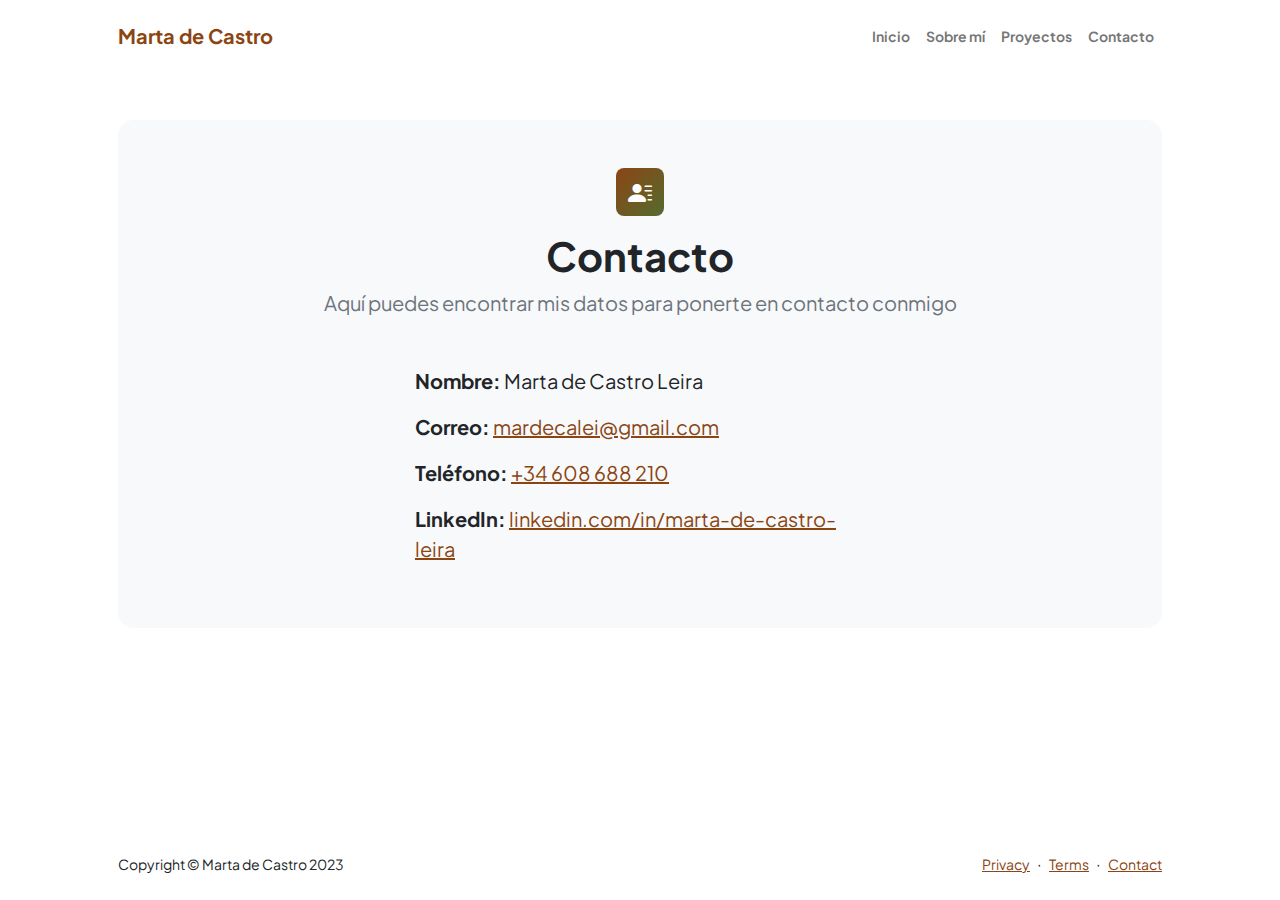
<file: contact.html>
<!DOCTYPE html>
<html lang="en">
    <head>
        <meta charset="utf-8" />
        <meta name="viewport" content="width=device-width, initial-scale=1, shrink-to-fit=no" />
        <meta name="description" content />
        <meta name="author" content />
        <title>Modern Business - Start Bootstrap Template</title>
        <!-- Favicon-->
        <link rel="icon" type="image/x-icon" href="assets/favicon.ico" />
        <!-- Custom Google font-->
        <link rel="preconnect" href="https://fonts.googleapis.com" />
        <link rel="preconnect" href="https://fonts.gstatic.com" crossorigin />
        <link href="https://fonts.googleapis.com/css2?family=Plus+Jakarta+Sans:wght@100;200;300;400;500;600;700;800;900&amp;display=swap" rel="stylesheet" />
        <!-- Bootstrap icons-->
        <link href="https://cdn.jsdelivr.net/npm/bootstrap-icons@1.8.1/font/bootstrap-icons.css" rel="stylesheet" />
        <!-- Core theme CSS (includes Bootstrap)-->
        <link href="css/styles.css" rel="stylesheet" />
    </head>
    <body class="d-flex flex-column">
        <main class="flex-shrink-0">
            <!-- Navigation-->
            <nav class="navbar navbar-expand-lg navbar-light bg-white py-3">
                <div class="container px-5">
                    <a class="navbar-brand" href="index.html"><span class="fw-bolder text-primary">Marta de Castro</span></a>
                    <button class="navbar-toggler" type="button" data-bs-toggle="collapse" data-bs-target="#navbarSupportedContent" aria-controls="navbarSupportedContent" aria-expanded="false" aria-label="Toggle navigation"><span class="navbar-toggler-icon"></span></button>
                    <div class="collapse navbar-collapse" id="navbarSupportedContent">
                        <ul class="navbar-nav ms-auto mb-2 mb-lg-0 small fw-bolder">
                            <li class="nav-item"><a class="nav-link" href="index.html">Inicio</a></li>
                            <li class="nav-item"><a class="nav-link" href="resume.html">Sobre mí</a></li>
                            <li class="nav-item"><a class="nav-link" href="projects.html">Proyectos</a></li>
                            <li class="nav-item"><a class="nav-link" href="contact.html">Contacto</a></li>
                        </ul>
                    </div>
                </div>
            </nav>
            <!-- Page content-->
            <section class="py-5">
                <div class="container px-5">
                    <div class="bg-light rounded-4 py-5 px-4 px-md-5 text-center">
                        <div class="text-center mb-5">
                            <div class="feature bg-primary bg-gradient-primary-to-secondary text-white rounded-3 mb-3">
                                <i class="bi bi-person-lines-fill"></i>
                            </div>
                            <h1 class="fw-bolder">Contacto</h1>
                            <p class="lead fw-normal text-muted mb-0">Aquí puedes encontrar mis datos para ponerte en contacto conmigo</p>
                        </div>
                        <div class="row gx-5 justify-content-center">
                            <div class="col-lg-8 col-xl-6 text-start">
                                <ul class="list-unstyled fs-5">
                                    <li class="mb-3"><strong>Nombre:</strong> Marta de Castro Leira</li>
                                    <li class="mb-3"><strong>Correo:</strong> <a href="mailto:mardecalei@gmail.com">mardecalei@gmail.com</a></li>
                                    <li class="mb-3"><strong>Teléfono:</strong> <a href="tel:+34608688210">+34 608 688 210</a></li>
                                    <li class="mb-3"><strong>LinkedIn:</strong> <a href="https://www.linkedin.com/in/marta-de-castro-leira-a47bb9379/" target="_blank">linkedin.com/in/marta-de-castro-leira</a></li>
                                </ul>
                            </div>
                        </div>
                    </div>
                </div>
            </section>
        </main>
        <!-- Footer-->
        <footer class="bg-white py-4 mt-auto">
            <div class="container px-5">
                <div class="row align-items-center justify-content-between flex-column flex-sm-row">
                    <div class="col-auto"><div class="small m-0">Copyright &copy; Marta de Castro 2023</div></div>
                    <div class="col-auto">
                        <a class="small" href="#!">Privacy</a>
                        <span class="mx-1">&middot;</span>
                        <a class="small" href="#!">Terms</a>
                        <span class="mx-1">&middot;</span>
                        <a class="small" href="#!">Contact</a>
                    </div>
                </div>
            </div>
        </footer>
        <!-- Bootstrap core JS-->
        <script src="https://cdn.jsdelivr.net/npm/bootstrap@5.2.3/dist/js/bootstrap.bundle.min.js"></script>
        <!-- Core theme JS-->
        <script src="js/scripts.js"></script>
    </body>
</html>
</file>
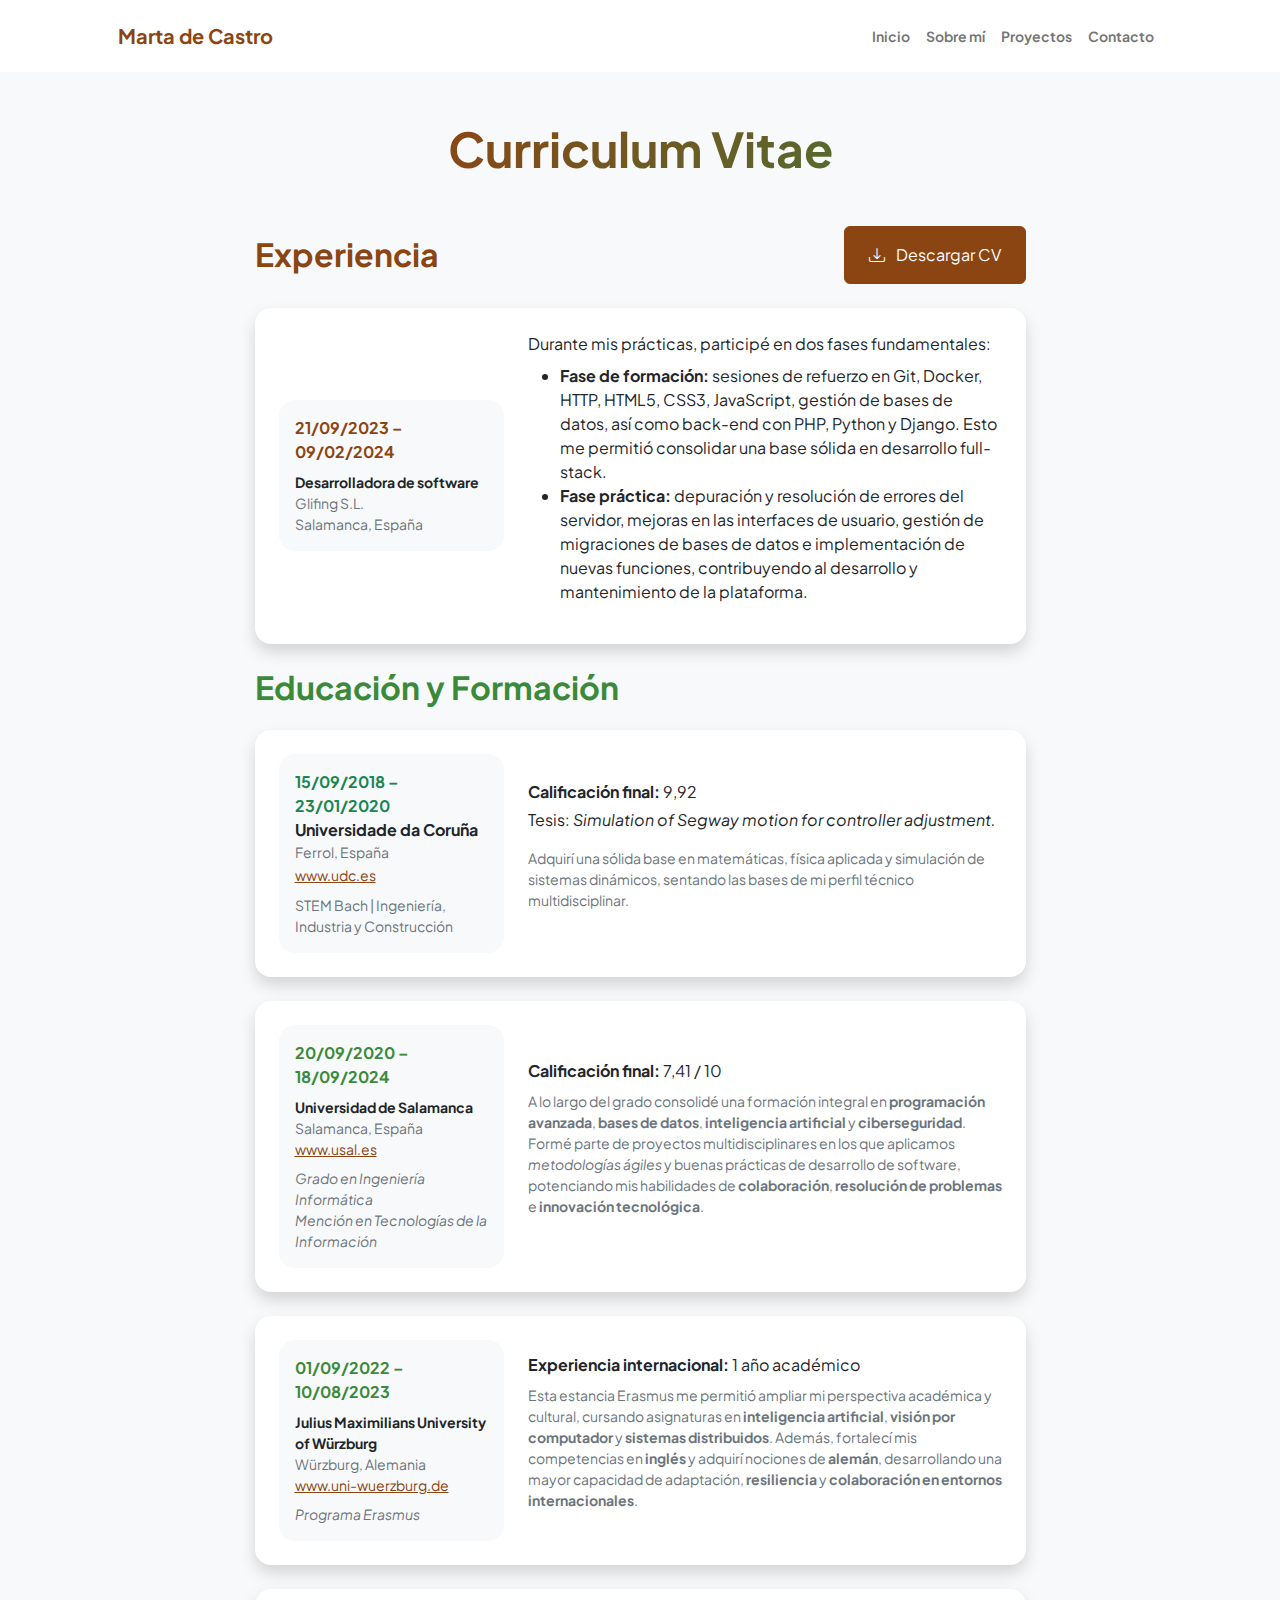
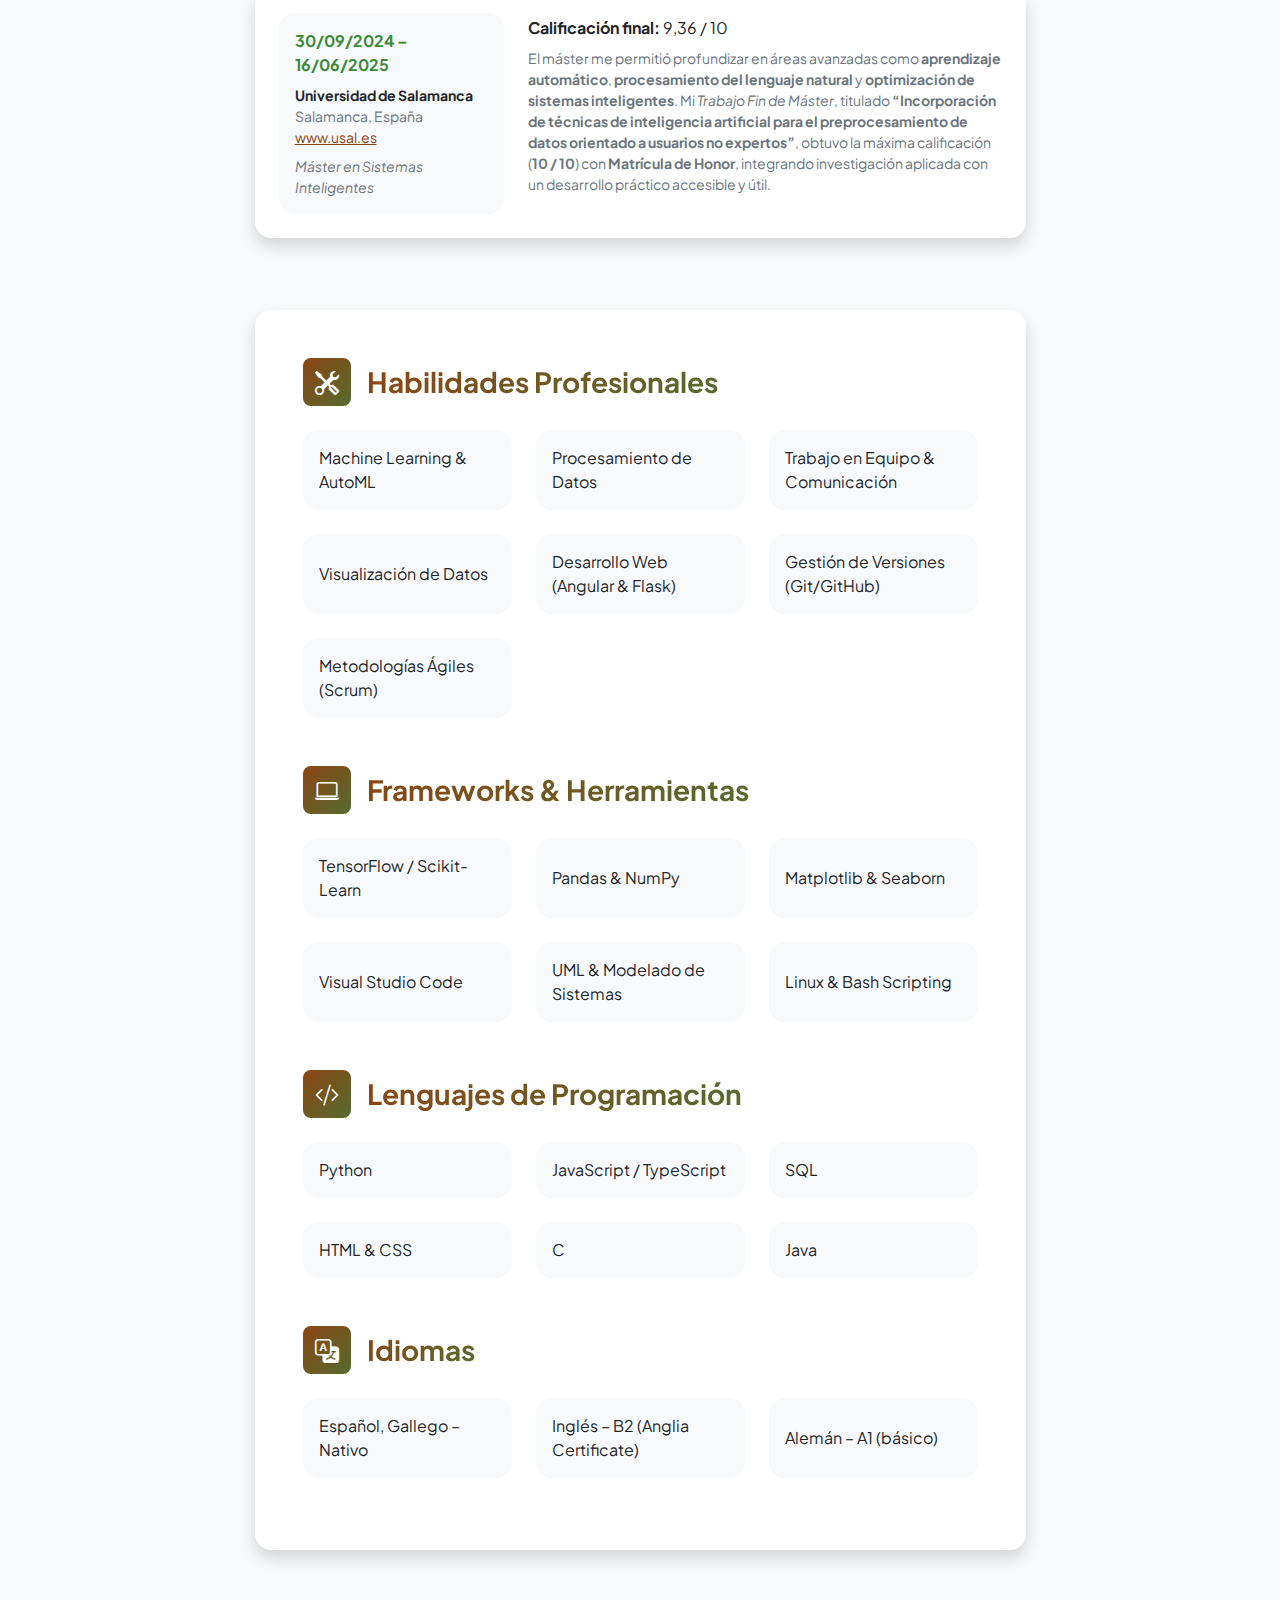
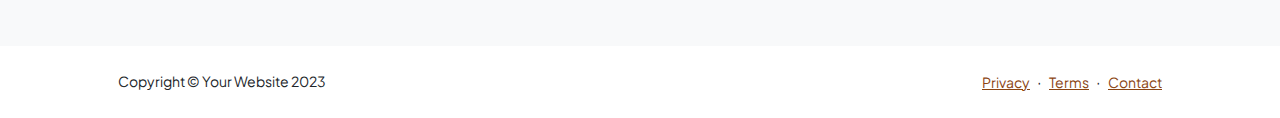
<file: resume.html>
<!DOCTYPE html>
<html lang="en">
    <head>
        <meta charset="utf-8" />
        <meta name="viewport" content="width=device-width, initial-scale=1, shrink-to-fit=no" />
        <meta name="description" content="" />
        <meta name="author" content="" />
        <title>Personal - Start Bootstrap Template</title>
        <!-- Favicon-->
        <link rel="icon" type="image/x-icon" href="assets/favicon.ico" />
        <!-- Custom Google font-->
        <link rel="preconnect" href="https://fonts.googleapis.com" />
        <link rel="preconnect" href="https://fonts.gstatic.com" crossorigin />
        <link href="https://fonts.googleapis.com/css2?family=Plus+Jakarta+Sans:wght@100;200;300;400;500;600;700;800;900&amp;display=swap" rel="stylesheet" />
        <!-- Bootstrap icons-->
        <link href="https://cdn.jsdelivr.net/npm/bootstrap-icons@1.8.1/font/bootstrap-icons.css" rel="stylesheet" />
        <!-- Core theme CSS (includes Bootstrap)-->
        <link href="css/styles.css" rel="stylesheet" />
    </head>
    <body class="d-flex flex-column h-100 bg-light">
        <main class="flex-shrink-0">
            <!-- Navigation-->
            <nav class="navbar navbar-expand-lg navbar-light bg-white py-3">
                <div class="container px-5">
                    <a class="navbar-brand" href="index.html"><span class="fw-bolder text-primary">Marta de Castro</span></a>
                    <button class="navbar-toggler" type="button" data-bs-toggle="collapse" data-bs-target="#navbarSupportedContent" aria-controls="navbarSupportedContent" aria-expanded="false" aria-label="Toggle navigation"><span class="navbar-toggler-icon"></span></button>
                    <div class="collapse navbar-collapse" id="navbarSupportedContent">
                        <ul class="navbar-nav ms-auto mb-2 mb-lg-0 small fw-bolder">
                            <li class="nav-item"><a class="nav-link" href="index.html">Inicio</a></li>
                            <li class="nav-item"><a class="nav-link" href="resume.html">Sobre mí</a></li>
                            <li class="nav-item"><a class="nav-link" href="projects.html">Proyectos</a></li>
                            <li class="nav-item"><a class="nav-link" href="contact.html">Contacto</a></li>
                        </ul>
                    </div>
                </div>
            </nav>
            <!-- Page Content-->
            <div class="container px-5 my-5">
                <div class="text-center mb-5">
                    <h1 class="display-5 fw-bolder mb-0"><span class="text-gradient d-inline">Curriculum Vitae</span></h1>
                </div>
                <div class="row gx-5 justify-content-center">
                    <div class="col-lg-11 col-xl-9 col-xxl-8">
                        <!-- Experience Section-->
                        <section>
                            <div class="d-flex align-items-center justify-content-between mb-4">
                                <h2 class="text-primary fw-bolder mb-0">Experiencia</h2>
                                <!-- Download resume button-->
                                <!-- Note: Set the link href target to a PDF file within your project-->
                                <a class="btn btn-primary px-4 py-3" href="assets/cv_MartaDeCastro.pdf" download="cv_marta.pdf">
                                    <div class="d-inline-block bi bi-download me-2"></div>
                                    Descargar CV
                                </a>

                            </div>
                            <!-- Experience Card: Glifing S.L. -->
                            <div class="card shadow border-0 rounded-4 mb-4">
                                <div class="card-body p-4">
                                    <div class="row gx-4 align-items-center">
                                    <div class="col-lg-4 text-center text-lg-start mb-3 mb-lg-0">
                                        <div class="bg-light p-3 rounded-4">                                
                                                <div class="text-primary fw-bolder mb-2">21/09/2023 – 09/02/2024</div>
                                                <div class="small fw-bolder">Desarrolladora de software</div>
                                                <div class="small text-muted">Glifing S.L.</div>
                                                <div class="small text-muted">Salamanca, España</div>
                                            </div>
                                        </div>
                                        <!-- Columna derecha: descripción -->
                                        <div class="col-lg-8">
                                            <div>
                                                Durante mis prácticas, participé en dos fases fundamentales:
                                                <ul class="mt-2">
                                                    <li><strong>Fase de formación:</strong> sesiones de refuerzo en Git, Docker, HTTP, HTML5, CSS3, JavaScript, gestión de bases de datos, así como back-end con PHP, Python y Django. Esto me permitió consolidar una base sólida en desarrollo full-stack.</li>
                                                    <li><strong>Fase práctica:</strong> depuración y resolución de errores del servidor, mejoras en las interfaces de usuario, gestión de migraciones de bases de datos e implementación de nuevas funciones, contribuyendo al desarrollo y mantenimiento de la plataforma.</li>
                                                </ul>
                                            </div>
                                        </div>
                                    </div>
                                </div>
                            </div>

                        </section>
                        <!-- Education Section-->
                        <section>
                            <h2 class="text-secondary fw-bolder mb-4">Educación y Formación</h2>
                            <div class="card shadow border-0 rounded-4 mb-4">
                            <div class="card-body p-4">
                                <div class="row gx-4 align-items-center">
                                <div class="col-lg-4 text-center text-lg-start mb-3 mb-lg-0">
                                    <div class="bg-light p-3 rounded-4">
                                    <div class="text-success fw-bolder">15/09/2018 – 23/01/2020</div>
                                    <div class="fw-bold">Universidade da Coruña</div>
                                    <div class="small text-muted">Ferrol, España</div>
                                    <a href="http://www.udc.es" target="_blank" class="small">www.udc.es</a>
                                    <div class="mt-2 text-muted small">STEM Bach | Ingeniería, Industria y Construcción</div>
                                    </div>
                                </div>
                                <div class="col-lg-8">
                                    <p class="mb-1"><strong>Calificación final:</strong> 9,92</p>
                                    <p>
                                    Tesis: <em>Simulation of Segway motion for controller adjustment.</em>
                                    </p>
                                    <p class="text-muted small">
                                    Adquirí una sólida base en matemáticas, física aplicada y simulación de sistemas dinámicos,
                                    sentando las bases de mi perfil técnico multidisciplinar.
                                    </p>
                                </div>
                                </div>
                            </div>
                            </div>

                            <!-- Grado en Ingeniería Informática -->
                            <div class="card shadow border-0 rounded-4 mb-4">
                            <div class="card-body p-4">
                                <div class="row gx-4 align-items-center">
                                <div class="col-lg-4 text-center text-lg-start mb-3 mb-lg-0">
                                    <div class="bg-light p-3 rounded-4">
                                                <div class="text-secondary fw-bolder mb-2">20/09/2020 – 18/09/2024</div>
                                                <div class="mb-2">
                                                    <div class="small fw-bolder">Universidad de Salamanca</div>
                                                    <div class="small text-muted">Salamanca, España</div>
                                                    <div class="small">
                                                        <a href="https://www.usal.es" target="_blank">www.usal.es</a>
                                                    </div>
                                                </div>
                                                <div class="fst-italic">
                                                    <div class="small text-muted">Grado en Ingeniería Informática</div>
                                                    <div class="small text-muted">Mención en Tecnologías de la Información</div>
                                                </div>
                                            </div>
                                        </div>

                                        <!-- Columna derecha -->
                                        <div class="col-lg-8">
                                            <p class="mb-2"><strong>Calificación final:</strong> 7,41 / 10</p>
                                            <p class="text-muted small">
                                                A lo largo del grado consolidé una formación integral en <strong>programación avanzada</strong>, 
                                                <strong>bases de datos</strong>, <strong>inteligencia artificial</strong> y <strong>ciberseguridad</strong>. 
                                                Formé parte de proyectos multidisciplinares en los que aplicamos <em>metodologías ágiles</em> y 
                                                buenas prácticas de desarrollo de software, potenciando mis habilidades de <strong>colaboración</strong>, 
                                                <strong>resolución de problemas</strong> e <strong>innovación tecnológica</strong>.
                                            </p>
                                        </div>

                                    </div>
                                </div>
                            </div>

                            <!-- Erasmus -->
                            <div class="card shadow border-0 rounded-4 mb-4">
                            <div class="card-body p-4">
                                <div class="row gx-4 align-items-center">
                                
                                <!-- Columna izquierda -->
                                <div class="col-lg-4 text-center text-lg-start mb-3 mb-lg-0">
                                    <div class="bg-light p-3 rounded-4">
                                    <div class="text-secondary fw-bolder mb-2">01/09/2022 – 10/08/2023</div>
                                    <div class="mb-2">
                                        <div class="small fw-bolder">Julius Maximilians University of Würzburg</div>
                                        <div class="small text-muted">Würzburg, Alemania</div>
                                        <div class="small">
                                        <a href="https://www.uni-wuerzburg.de" target="_blank">www.uni-wuerzburg.de</a>
                                        </div>
                                    </div>
                                    <div class="fst-italic">
                                        <div class="small text-muted">Programa Erasmus</div>
                                    </div>
                                    </div>
                                </div>

                                <!-- Columna derecha -->
                                <div class="col-lg-8">
                                    <p class="mb-2"><strong>Experiencia internacional:</strong> 1 año académico</p>
                                    <p class="text-muted small">
                                    Esta estancia Erasmus me permitió ampliar mi perspectiva académica y cultural, 
                                    cursando asignaturas en <strong>inteligencia artificial</strong>, 
                                    <strong>visión por computador</strong> y <strong>sistemas distribuidos</strong>. 
                                    Además, fortalecí mis competencias en <strong>inglés</strong> y adquirí 
                                    nociones de <strong>alemán</strong>, desarrollando una mayor capacidad de 
                                    adaptación, <strong>resiliencia</strong> y <strong>colaboración en entornos internacionales</strong>.
                                    </p>
                                </div>

                                </div>
                            </div>
                            </div>
                            <!-- Máster en Sistemas Inteligentes -->
                            <div class="card shadow border-0 rounded-4 mb-4">
                            <div class="card-body p-4">
                                <div class="row gx-4 align-items-center">

                                <!-- Columna izquierda -->
                                <div class="col-lg-4 text-center text-lg-start mb-3 mb-lg-0">
                                    <div class="bg-light p-3 rounded-4">
                                    <div class="text-secondary fw-bolder mb-2">30/09/2024 – 16/06/2025</div>
                                    <div class="mb-2">
                                        <div class="small fw-bolder">Universidad de Salamanca</div>
                                        <div class="small text-muted">Salamanca, España</div>
                                        <div class="small">
                                        <a href="https://www.usal.es" target="_blank">www.usal.es</a>
                                        </div>
                                    </div>
                                    <div class="fst-italic">
                                        <div class="small text-muted">Máster en Sistemas Inteligentes</div>
                                    </div>
                                    </div>
                                </div>

                                <!-- Columna derecha -->
                                <div class="col-lg-8">
                                <p class="mb-2"><strong>Calificación final:</strong> 9,36 / 10</p>
                                <p class="text-muted small">
                                    El máster me permitió profundizar en áreas avanzadas como 
                                    <strong>aprendizaje automático</strong>, <strong>procesamiento del lenguaje natural</strong> y 
                                    <strong>optimización de sistemas inteligentes</strong>.  
                                    Mi <em>Trabajo Fin de Máster</em>, titulado 
                                    <strong>“Incorporación de técnicas de inteligencia artificial para el preprocesamiento de datos orientado a usuarios no expertos”</strong>, 
                                    obtuvo la máxima calificación (<strong>10 / 10</strong>) con <strong>Matrícula de Honor</strong>, 
                                    integrando investigación aplicada con un desarrollo práctico accesible y útil.
                                </p>
                                </div>


                                </div>
                            </div>
                            </div>

                        </section>

                        <!-- Divider-->
                        <div class="pb-5"></div>
                        <!-- Skills Section-->
<section>
    <!-- Skillset Card-->
    <div class="card shadow border-0 rounded-4 mb-5">
        <div class="card-body p-5">
            <!-- Professional skills list-->
            <div class="mb-5">
                <div class="d-flex align-items-center mb-4">
                    <div class="feature bg-primary bg-gradient-primary-to-secondary text-white rounded-3 me-3">
                        <i class="bi bi-tools"></i>
                    </div>
                    <h3 class="fw-bolder mb-0">
                        <span class="text-gradient d-inline">Habilidades Profesionales</span>
                    </h3>
                </div>
                <div class="row row-cols-1 row-cols-md-3 mb-4">
                    <div class="col mb-4 mb-md-0">
                        <div class="d-flex align-items-center bg-light rounded-4 p-3 h-100">Machine Learning &amp; AutoML</div>
                    </div>
                    <div class="col mb-4 mb-md-0">
                        <div class="d-flex align-items-center bg-light rounded-4 p-3 h-100">Procesamiento de Datos</div>
                    </div>
                    <div class="col">
                        <div class="d-flex align-items-center bg-light rounded-4 p-3 h-100">Trabajo en Equipo &amp; Comunicación</div>
                    </div>
                </div>
                <div class="row row-cols-1 row-cols-md-3 mb-4">
                    <div class="col mb-4 mb-md-0">
                        <div class="d-flex align-items-center bg-light rounded-4 p-3 h-100">Visualización de Datos</div>
                    </div>
                    <div class="col mb-4 mb-md-0">
                        <div class="d-flex align-items-center bg-light rounded-4 p-3 h-100">Desarrollo Web (Angular &amp; Flask)</div>
                    </div>
                    <div class="col mb-4 mb-md-0">
                        <div class="d-flex align-items-center bg-light rounded-4 p-3 h-100">Gestión de Versiones (Git/GitHub)</div>
                    </div>
                </div>
                <div class="row row-cols-1 row-cols-md-3">
                    <div class="col mb-4 mb-md-0">
                        <div class="d-flex align-items-center bg-light rounded-4 p-3 h-100">Metodologías Ágiles (Scrum)</div>
                    </div>
                    
                    
                </div>
            </div>
            
            <!-- Technical stack -->
            <div class="mb-5">
                <div class="d-flex align-items-center mb-4">
                    <div class="feature bg-primary bg-gradient-primary-to-secondary text-white rounded-3 me-3">
                        <i class="bi bi-laptop"></i>
                    </div>
                    <h3 class="fw-bolder mb-0">
                        <span class="text-gradient d-inline">Frameworks &amp; Herramientas</span>
                    </h3>
                </div>

                <!-- Fila 1 -->
                <div class="row row-cols-1 row-cols-md-3 mb-4">
                    <div class="col mb-4 mb-md-0">
                        <div class="d-flex align-items-center bg-light rounded-4 p-3 h-100">TensorFlow / Scikit-Learn</div>
                    </div>
                    <div class="col mb-4 mb-md-0">
                        <div class="d-flex align-items-center bg-light rounded-4 p-3 h-100">Pandas &amp; NumPy</div>
                    </div>
                    <div class="col">
                        <div class="d-flex align-items-center bg-light rounded-4 p-3 h-100">Matplotlib &amp; Seaborn</div>
                    </div>
                </div>

                <!-- Fila 2 -->
                <div class="row row-cols-1 row-cols-md-3 mb-4">
                    <div class="col mb-4 mb-md-0">
                        <div class="d-flex align-items-center bg-light rounded-4 p-3 h-100">Visual Studio Code</div>
                    </div>
                    <div class="col mb-4 mb-md-0">
                        <div class="d-flex align-items-center bg-light rounded-4 p-3 h-100">UML &amp; Modelado de Sistemas</div>
                    </div>
                    <div class="col">
                        <div class="d-flex align-items-center bg-light rounded-4 p-3 h-100">Linux &amp; Bash Scripting</div>
                    </div>
                </div>
            </div>

            
            <!-- Programming languages -->
            <div class="mb-5">
                <div class="d-flex align-items-center mb-4">
                    <div class="feature bg-primary bg-gradient-primary-to-secondary text-white rounded-3 me-3">
                        <i class="bi bi-code-slash"></i>
                    </div>
                    <h3 class="fw-bolder mb-0">
                        <span class="text-gradient d-inline">Lenguajes de Programación</span>
                    </h3>
                </div>
                <div class="row row-cols-1 row-cols-md-3 mb-4">
                    <div class="col mb-4 mb-md-0"><div class="d-flex align-items-center bg-light rounded-4 p-3 h-100">Python</div></div>
                    <div class="col mb-4 mb-md-0"><div class="d-flex align-items-center bg-light rounded-4 p-3 h-100">JavaScript / TypeScript</div></div>
                    <div class="col"><div class="d-flex align-items-center bg-light rounded-4 p-3 h-100">SQL</div></div>
                </div>
                <div class="row row-cols-1 row-cols-md-3">
                    <div class="col mb-4 mb-md-0"><div class="d-flex align-items-center bg-light rounded-4 p-3 h-100">HTML &amp; CSS</div></div>
                    <div class="col mb-4 mb-md-0"><div class="d-flex align-items-center bg-light rounded-4 p-3 h-100">C</div></div>
                    <div class="col"><div class="d-flex align-items-center bg-light rounded-4 p-3 h-100">Java</div></div>
                </div>
            </div>
            
            <!-- Human languages -->
            <div class="mb-0">
                <div class="d-flex align-items-center mb-4">
                    <div class="feature bg-primary bg-gradient-primary-to-secondary text-white rounded-3 me-3">
                        <i class="bi bi-translate"></i>
                    </div>
                    <h3 class="fw-bolder mb-0">
                        <span class="text-gradient d-inline">Idiomas</span>
                    </h3>
                </div>
                <div class="row row-cols-1 row-cols-md-3 mb-4">
                    <div class="col mb-4 mb-md-0"><div class="d-flex align-items-center bg-light rounded-4 p-3 h-100">Español, Gallego – Nativo</div></div>
                    <div class="col mb-4 mb-md-0"><div class="d-flex align-items-center bg-light rounded-4 p-3 h-100">Inglés – B2 (Anglia Certificate)</div></div>
                    <div class="col"><div class="d-flex align-items-center bg-light rounded-4 p-3 h-100">Alemán – A1 (básico)</div></div>
                </div>
            </div>
        </div>
    </div>
</section>


                    </div>
                </div>
            </div>
        </main>
        <!-- Footer-->
        <footer class="bg-white py-4 mt-auto">
            <div class="container px-5">
                <div class="row align-items-center justify-content-between flex-column flex-sm-row">
                    <div class="col-auto"><div class="small m-0">Copyright &copy; Your Website 2023</div></div>
                    <div class="col-auto">
                        <a class="small" href="#!">Privacy</a>
                        <span class="mx-1">&middot;</span>
                        <a class="small" href="#!">Terms</a>
                        <span class="mx-1">&middot;</span>
                        <a class="small" href="#!">Contact</a>
                    </div>
                </div>
            </div>
        </footer>
        <!-- Bootstrap core JS-->
        <script src="https://cdn.jsdelivr.net/npm/bootstrap@5.2.3/dist/js/bootstrap.bundle.min.js"></script>
        <!-- Core theme JS-->
        <script src="js/scripts.js"></script>
    </body>
</html>
</file>
